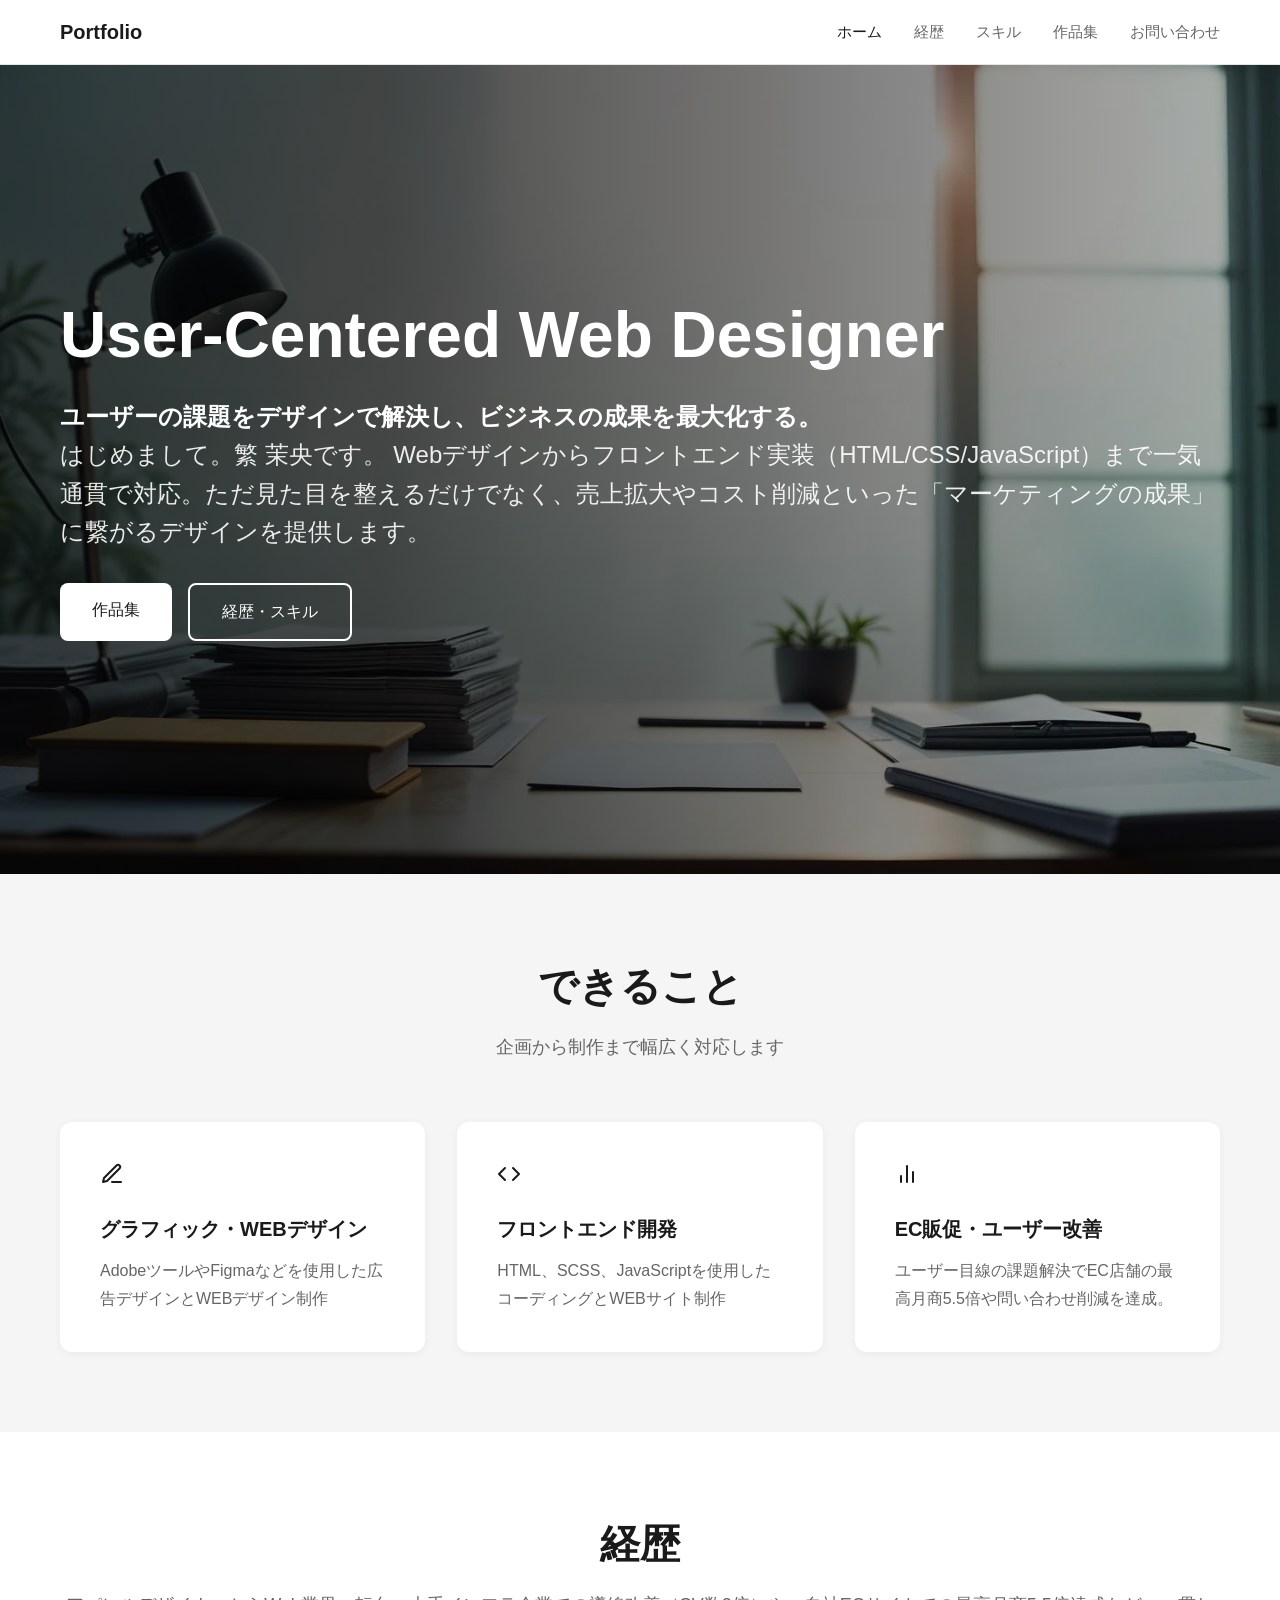
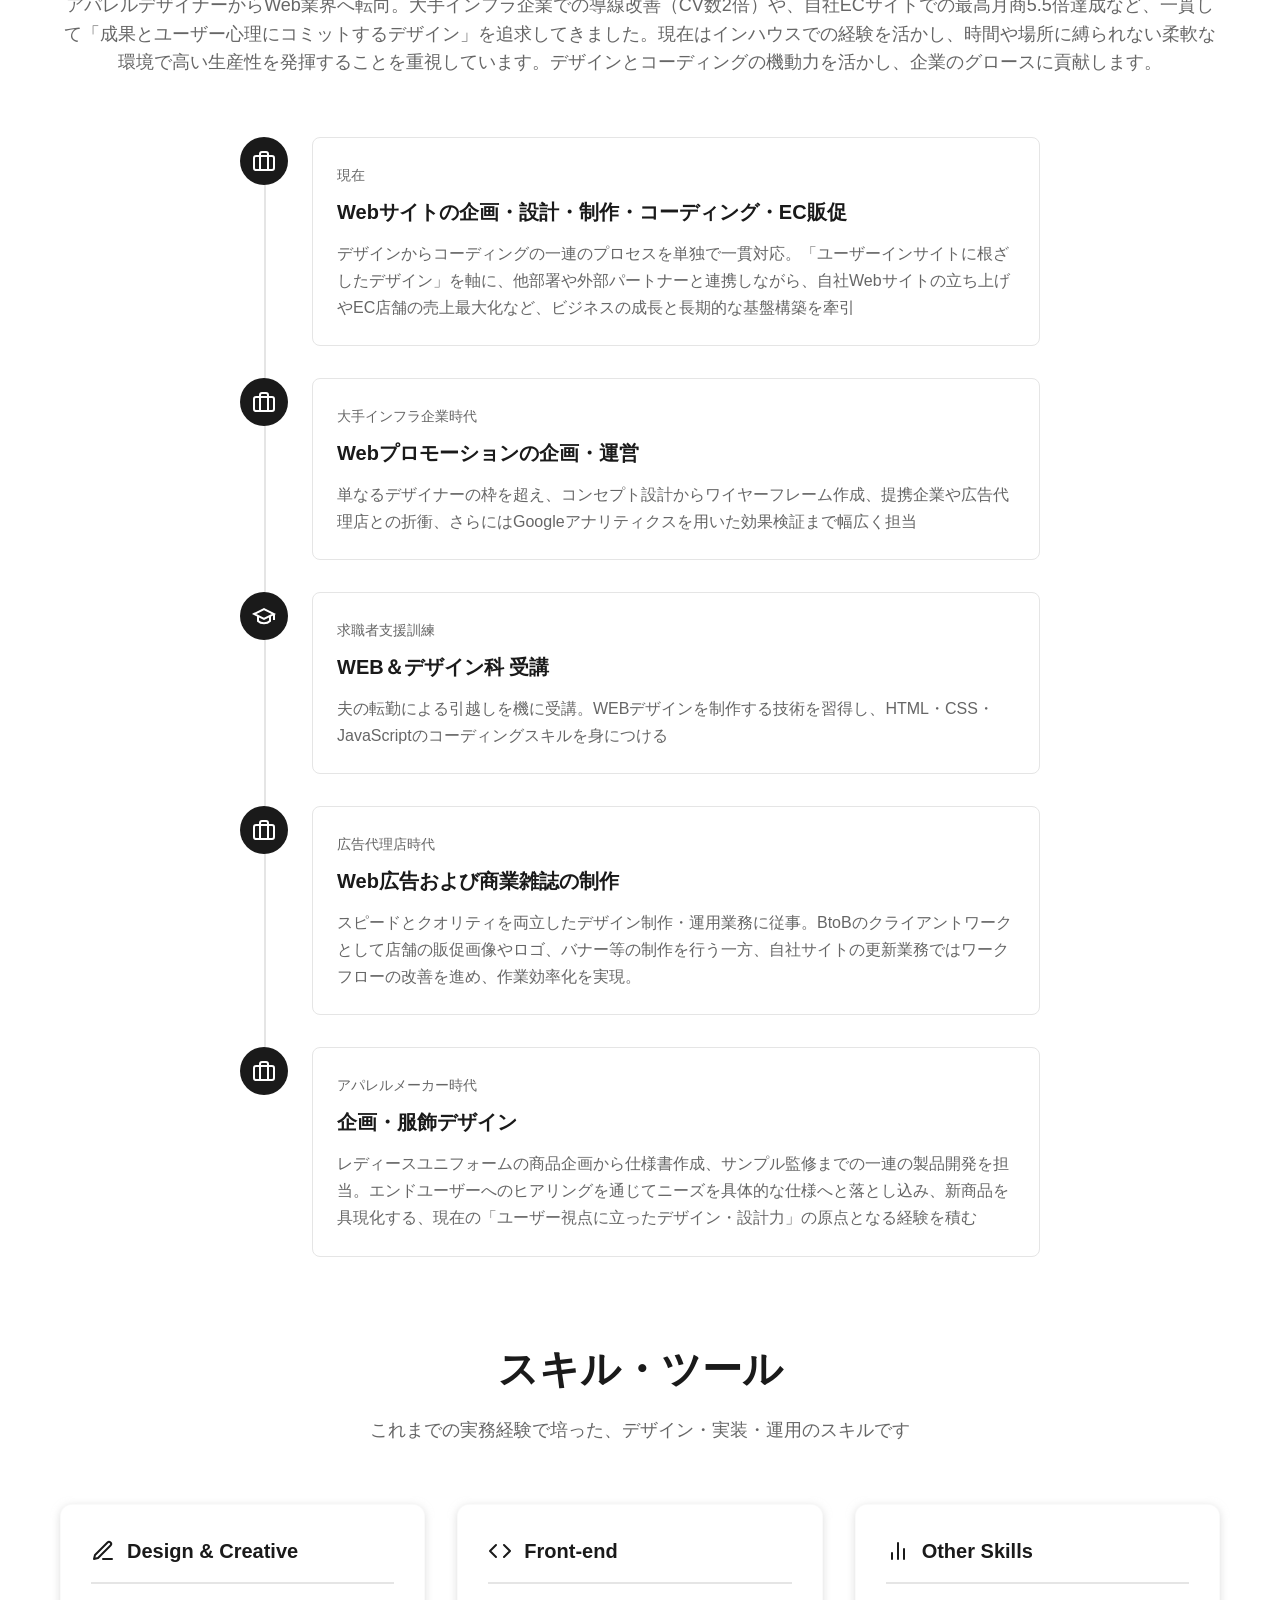
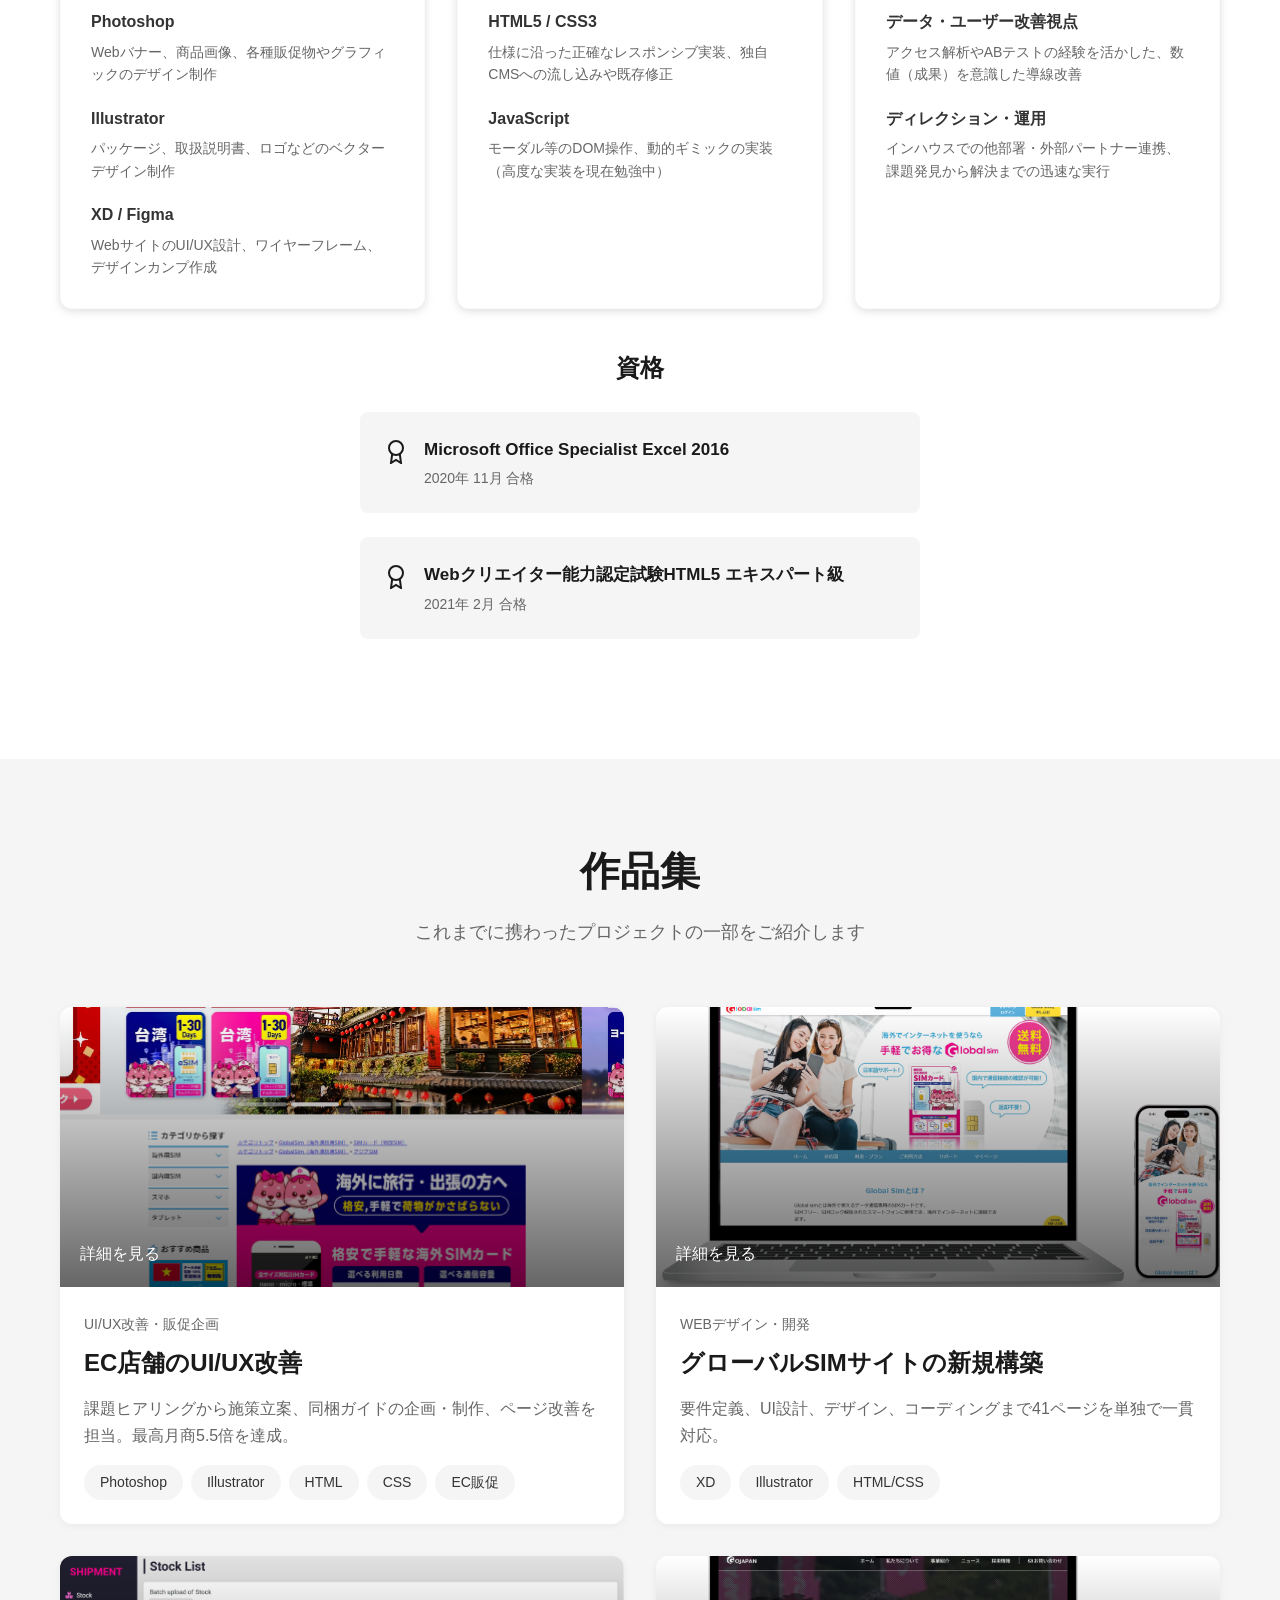
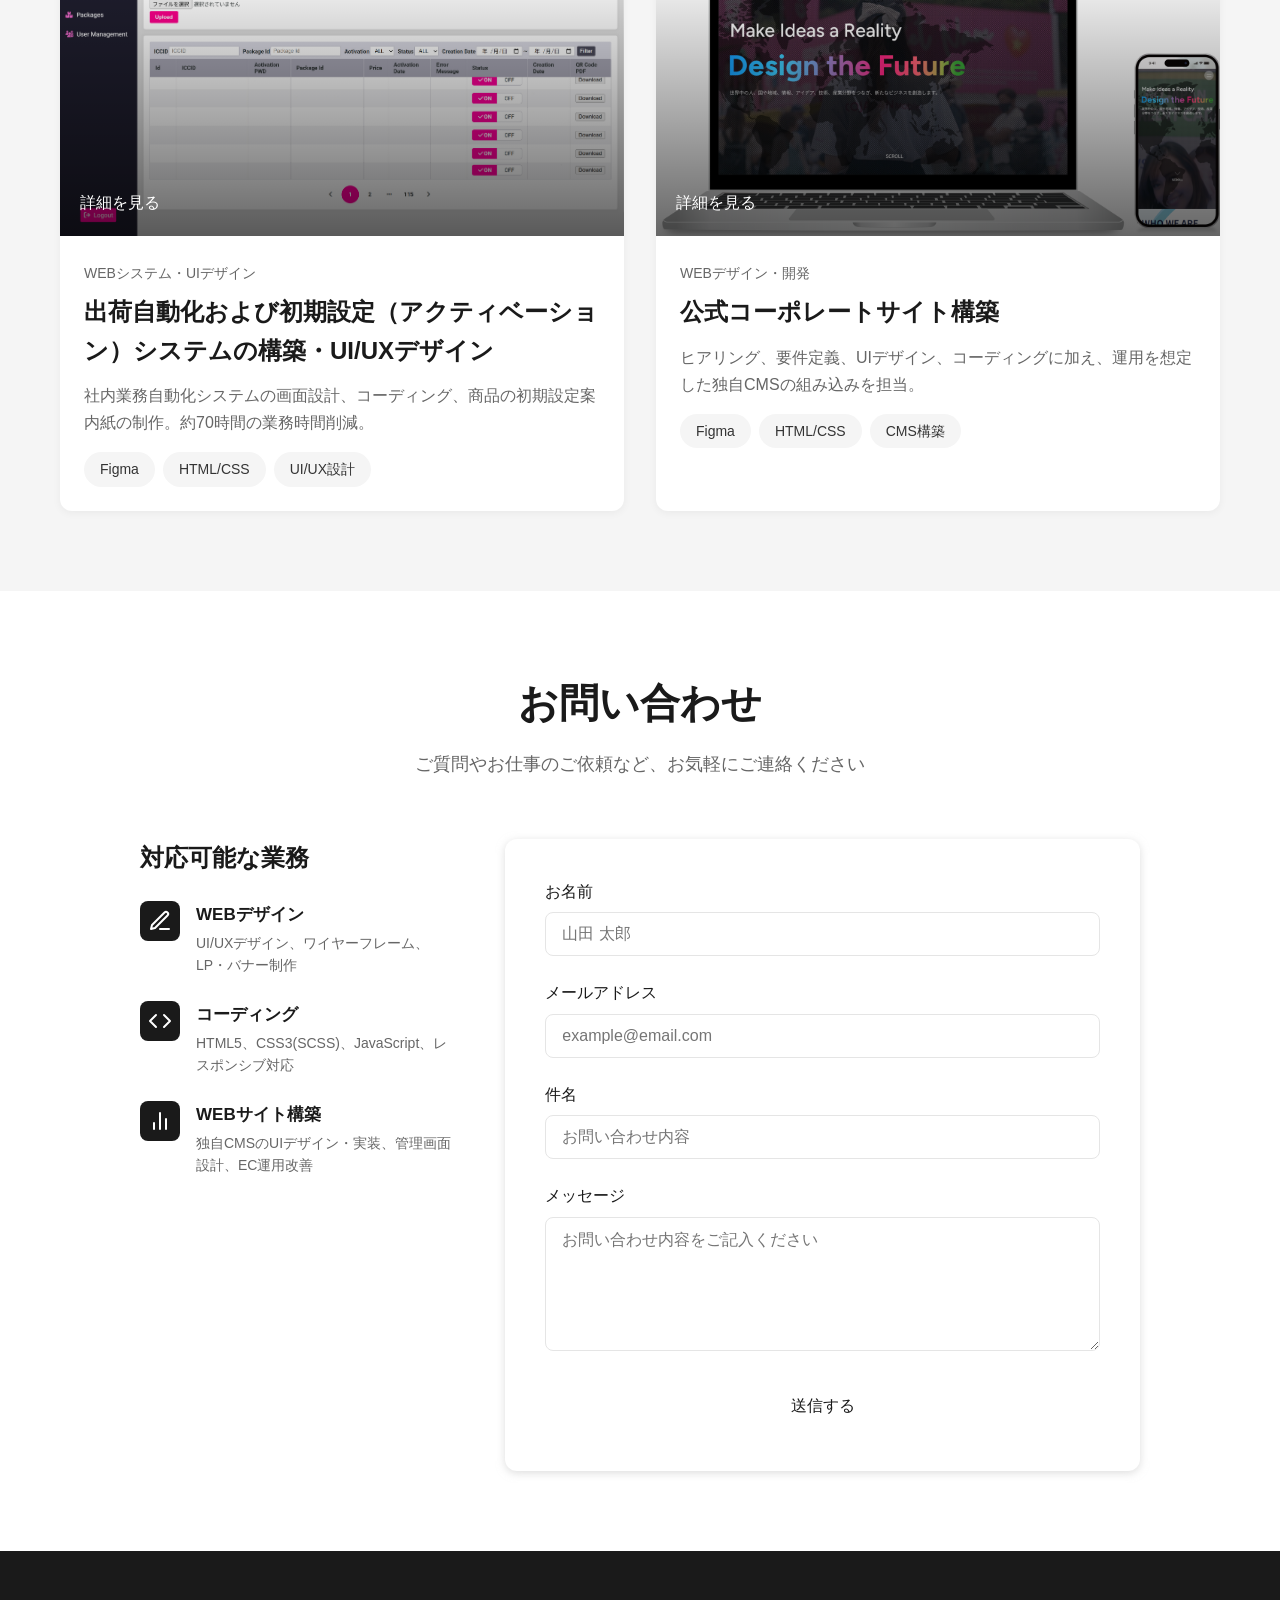
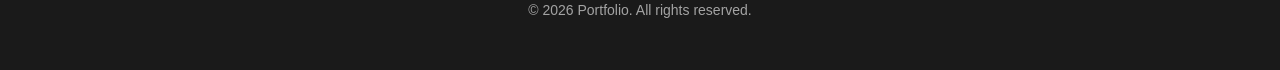
<file: index.html>
<!DOCTYPE html>
<html lang="ja">
<head>
    <meta charset="UTF-8">
    <meta name="viewport" content="width=device-width, initial-scale=1.0">
    <title>ポートフォリオサイト</title>
    <link rel="stylesheet" href="style.css">
    <link rel="icon" href="https://m1028aapgpg-art.github.io/portfolio-2026/images/icon/favicon.png">
</head>
<body>
    <header class="header" id="header">
        <nav class="nav container">
            <a href="#home" class="nav-logo">Portfolio</a>
            <div class="nav-menu" id="nav-menu">
                <ul class="nav-list">
                    <li class="nav-item"><a href="#home" class="nav-link">ホーム</a></li>
                    <li class="nav-item"><a href="#about" class="nav-link">経歴</a></li>
                    <li class="nav-item"><a href="#skills" class="nav-link">スキル</a></li>
                    <li class="nav-item"><a href="#portfolio" class="nav-link">作品集</a></li>
                    <li class="nav-item"><a href="#contact" class="nav-link">お問い合わせ</a></li>
                </ul>
            </div>
            <div class="nav-toggle" id="nav-toggle">
                <span></span>
                <span></span>
                <span></span>
            </div>
        </nav>
    </header>
    <main>
        <!-- ホームセクション -->
        <section class="home" id="home">
            <div class="home-overlay"></div>
            <div class="home-content container">
                <h1 class="home-title fade-in">User-Centered Web Designer</h1>
                <h2 class="home-subtitle fade-in">ユーザーの課題をデザインで解決し、ビジネスの成果を最大化する。</h2>
                <p class="home-description fade-in">
                    はじめまして。繁 茉央です。
                    Webデザインからフロントエンド実装（HTML/CSS/JavaScript）まで一気通貫で対応。ただ見た目を整えるだけでなく、売上拡大やコスト削減といった「マーケティングの成果」に繋がるデザインを提供します。
                </p>
                <div class="home-buttons fade-in">
                    <a href="#portfolio" class="btn btn-primary">作品集</a>
                    <a href="#about" class="btn btn-secondary">経歴・スキル</a>
                </div>
            </div>
        </section>

        <!-- できることセクション -->
        <section class="features section">
            <div class="container">
                <div class="section-header">
                    <h2 class="section-title">できること</h2>
                    <p class="section-description">企画から制作まで幅広く対応します</p>
                </div>
                <div class="features-grid">
                    <div class="feature-card">
                        <div class="feature-icon">
                            <svg xmlns="http://www.w3.org/2000/svg" width="24" height="24" viewBox="0 0 24 24" fill="none" stroke="currentColor" stroke-width="2" stroke-linecap="round" stroke-linejoin="round"><path d="M12 20h9"/><path d="M16.5 3.5a2.12 2.12 0 0 1 3 3L7 19l-4 1 1-4Z"/></svg>
                        </div>
                        <h3 class="feature-title">グラフィック・WEBデザイン</h3>
                        <p class="feature-description">AdobeツールやFigmaなどを使用した広告デザインとWEBデザイン制作</p>
                    </div>
                    <div class="feature-card">
                        <div class="feature-icon">
                            <svg xmlns="http://www.w3.org/2000/svg" width="24" height="24" viewBox="0 0 24 24" fill="none" stroke="currentColor" stroke-width="2" stroke-linecap="round" stroke-linejoin="round"><polyline points="16 18 22 12 16 6"/><polyline points="8 6 2 12 8 18"/></svg>
                        </div>
                        <h3 class="feature-title">フロントエンド開発</h3>
                        <p class="feature-description">HTML、SCSS、JavaScriptを使用したコーディングとWEBサイト制作</p>
                    </div>
                    <div class="feature-card">
                        <div class="feature-icon">
                            <svg xmlns="http://www.w3.org/2000/svg" width="24" height="24" viewBox="0 0 24 24" fill="none" stroke="currentColor" stroke-width="2" stroke-linecap="round" stroke-linejoin="round"><line x1="18" y1="20" x2="18" y2="10"/><line x1="12" y1="20" x2="12" y2="4"/><line x1="6" y1="20" x2="6" y2="14"/></svg>
                        </div>
                        <h3 class="feature-title">EC販促・ユーザー改善</h3>
                        <p class="feature-description">ユーザー目線の課題解決でEC店舗の最高月商5.5倍や問い合わせ削減を達成。</p>
                    </div>
                </div>
            </div>
        </section>

        <!-- 経歴セクション -->
        <section class="about section" id="about">
            <div class="container">
                <div class="section-header">
                    <h2 class="section-title">経歴</h2>
                    <p class="section-description">
                        アパレルデザイナーからWeb業界へ転向。大手インフラ企業での導線改善（CV数2倍）や、自社ECサイトでの最高月商5.5倍達成など、一貫して「成果とユーザー心理にコミットするデザイン」を追求してきました。現在はインハウスでの経験を活かし、時間や場所に縛られない柔軟な環境で高い生産性を発揮することを重視しています。デザインとコーディングの機動力を活かし、企業のグロースに貢献します。
                    </p>
                </div>
                <!-- 経歴タイムライン -->
                <div class="timeline">
                    <div class="timeline-item">
                        <div class="timeline-icon">
                            <svg xmlns="http://www.w3.org/2000/svg" width="24" height="24" viewBox="0 0 24 24" fill="none" stroke="currentColor" stroke-width="2">
                                <rect x="2" y="7" width="20" height="14" rx="2" ry="2"></rect>
                                <path d="M16 21V5a2 2 0 0 0-2-2h-4a2 2 0 0 0-2 2v16"></path>
                            </svg>
                        </div>
                        <div class="timeline-content">
                            <span class="timeline-period">現在</span>
                            <h3 class="timeline-title">Webサイトの企画・設計・制作・コーディング・EC販促</h3>
                            <p class="timeline-description">デザインからコーディングの一連のプロセスを単独で一貫対応。「ユーザーインサイトに根ざしたデザイン」を軸に、他部署や外部パートナーと連携しながら、自社Webサイトの立ち上げやEC店舗の売上最大化など、ビジネスの成長と長期的な基盤構築を牽引</p>
                        </div>
                    </div>
                    <div class="timeline-item">
                        <div class="timeline-icon">
                            <svg xmlns="http://www.w3.org/2000/svg" width="24" height="24" viewBox="0 0 24 24" fill="none" stroke="currentColor" stroke-width="2">
                                <rect x="2" y="7" width="20" height="14" rx="2" ry="2"></rect>
                                <path d="M16 21V5a2 2 0 0 0-2-2h-4a2 2 0 0 0-2 2v16"></path>
                            </svg>
                        </div>
                        <div class="timeline-content">
                            <span class="timeline-period">大手インフラ企業時代</span>
                            <h3 class="timeline-title">Webプロモーションの企画・運営</h3>
                            <p class="timeline-description">単なるデザイナーの枠を超え、コンセプト設計からワイヤーフレーム作成、提携企業や広告代理店との折衝、さらにはGoogleアナリティクスを用いた効果検証まで幅広く担当</p>
                        </div>
                    </div>
                    <div class="timeline-item">
                        <div class="timeline-icon">
                            <svg xmlns="http://www.w3.org/2000/svg" width="24" height="24" viewBox="0 0 24 24" fill="none" stroke="currentColor" stroke-width="2">
                                <path d="M22 10v6M2 10l10-5 10 5-10 5z"></path>
                                <path d="M6 12v5c3 3 9 3 12 0v-5"></path>
                            </svg>
                        </div>
                        <div class="timeline-content">
                            <span class="timeline-period">求職者支援訓練</span>
                            <h3 class="timeline-title">WEB＆デザイン科 受講</h3>
                            <p class="timeline-description">夫の転勤による引越しを機に受講。WEBデザインを制作する技術を習得し、HTML・CSS・JavaScriptのコーディングスキルを身につける</p>
                        </div>
                    </div>
                    <div class="timeline-item">
                        <div class="timeline-icon">
                            <svg xmlns="http://www.w3.org/2000/svg" width="24" height="24" viewBox="0 0 24 24" fill="none" stroke="currentColor" stroke-width="2">
                                <rect x="2" y="7" width="20" height="14" rx="2" ry="2"></rect>
                                <path d="M16 21V5a2 2 0 0 0-2-2h-4a2 2 0 0 0-2 2v16"></path>
                            </svg>
                        </div>
                        <div class="timeline-content">
                            <span class="timeline-period">広告代理店時代</span>
                            <h3 class="timeline-title">Web広告および商業雑誌の制作</h3>
                            <p class="timeline-description">スピードとクオリティを両立したデザイン制作・運用業務に従事。BtoBのクライアントワークとして店舗の販促画像やロゴ、バナー等の制作を行う一方、自社サイトの更新業務ではワークフローの改善を進め、作業効率化を実現。</p>
                        </div>
                    </div>
                    <div class="timeline-item">
                        <div class="timeline-icon">
                            <svg xmlns="http://www.w3.org/2000/svg" width="24" height="24" viewBox="0 0 24 24" fill="none" stroke="currentColor" stroke-width="2">
                                <rect x="2" y="7" width="20" height="14" rx="2" ry="2"></rect>
                                <path d="M16 21V5a2 2 0 0 0-2-2h-4a2 2 0 0 0-2 2v16"></path>
                            </svg>
                        </div>
                        <div class="timeline-content">
                            <span class="timeline-period">アパレルメーカー時代</span>
                            <h3 class="timeline-title">企画・服飾デザイン</h3>
                            <p class="timeline-description">レディースユニフォームの商品企画から仕様書作成、サンプル監修までの一連の製品開発を担当。エンドユーザーへのヒアリングを通じてニーズを具体的な仕様へと落とし込み、新商品を具現化する、現在の「ユーザー視点に立ったデザイン・設計力」の原点となる経験を積む</p>
                        </div>
                    </div>
                </div>

            </div>
        </section>
        <!-- スキルセクション -->
        <section class="skills section" id="skills">
        <div class="container">
            <div class="section-header">
                <h2 class="section-title">スキル・ツール</h2>
                <p class="section-description">これまでの実務経験で培った、デザイン・実装・運用のスキルです</p>
            </div>
            <div class="skills-grid">
            <div class="skill-card">
                <div class="card-header">
                <div class="card-icon">
                    <svg xmlns="http://www.w3.org/2000/svg" width="24" height="24" viewBox="0 0 24 24" fill="none" stroke="currentColor" stroke-width="2" stroke-linecap="round" stroke-linejoin="round"><path d="M12 20h9"/><path d="M16.5 3.5a2.12 2.12 0 0 1 3 3L7 19l-4 1 1-4Z"/></svg>
                </div>
                <h3 class="card-title">Design & Creative</h3>
                </div>
                <ul class="skill-list">
                <li class="skill-item">
                    <span class="skill-name">Photoshop</span>
                    <p class="skill-desc">Webバナー、商品画像、各種販促物やグラフィックのデザイン制作</p>
                </li>
                <li class="skill-item">
                    <span class="skill-name">Illustrator</span>
                    <p class="skill-desc">パッケージ、取扱説明書、ロゴなどのベクターデザイン制作</p>
                </li>
                <li class="skill-item">
                    <span class="skill-name">XD / Figma</span>
                    <p class="skill-desc">WebサイトのUI/UX設計、ワイヤーフレーム、デザインカンプ作成</p>
                </li>
                </ul>
            </div>

            <div class="skill-card">
                <div class="card-header">
                <div class="card-icon">
                    <svg xmlns="http://www.w3.org/2000/svg" width="24" height="24" viewBox="0 0 24 24" fill="none" stroke="currentColor" stroke-width="2" stroke-linecap="round" stroke-linejoin="round"><polyline points="16 18 22 12 16 6"/><polyline points="8 6 2 12 8 18"/></svg>
                </div>
                <h3 class="card-title">Front-end</h3>
                </div>
                <ul class="skill-list">
                <li class="skill-item">
                    <span class="skill-name">HTML5 / CSS3</span>
                    <p class="skill-desc">仕様に沿った正確なレスポンシブ実装、独自CMSへの流し込みや既存修正</p>
                </li>
                <li class="skill-item">
                    <span class="skill-name">JavaScript</span>
                    <p class="skill-desc">モーダル等のDOM操作、動的ギミックの実装（高度な実装を現在勉強中）</p>
                </li>
                </ul>
            </div>

            <div class="skill-card">
                <div class="card-header">
                <div class="card-icon">
                    <svg xmlns="http://www.w3.org/2000/svg" width="24" height="24" viewBox="0 0 24 24" fill="none" stroke="currentColor" stroke-width="2" stroke-linecap="round" stroke-linejoin="round"><line x1="18" y1="20" x2="18" y2="10"/><line x1="12" y1="20" x2="12" y2="4"/><line x1="6" y1="20" x2="6" y2="14"/></svg>
                </div>
                <h3 class="card-title">Other Skills</h3>
                </div>
                <ul class="skill-list">
                <li class="skill-item">
                    <span class="skill-name">データ・ユーザー改善視点</span>
                    <p class="skill-desc">アクセス解析やABテストの経験を活かした、数値（成果）を意識した導線改善</p>
                </li>
                <li class="skill-item">
                    <span class="skill-name">ディレクション・運用</span>
                    <p class="skill-desc">インハウスでの他部署・外部パートナー連携、課題発見から解決までの迅速な実行</p>
                </li>
                </ul>
            </div>
            </div>
        </div>
        <!-- 資格 -->
        <div class="certifications">
            <h4 class="certifications-title">資格</h4>
            <div class="certifications-grid">
                <div class="certification-item">
                    <svg xmlns="http://www.w3.org/2000/svg" width="24" height="24" viewBox="0 0 24 24" fill="none" stroke="currentColor" stroke-width="2">
                        <circle cx="12" cy="8" r="7"></circle>
                        <polyline points="8.21 13.89 7 23 12 20 17 23 15.79 13.88"></polyline>
                    </svg>
                    <div>
                        <h5>Microsoft Office Specialist Excel 2016</h5>
                        <p>2020年 11月 合格</p>
                    </div>
                </div>
                <div class="certification-item">
                    <svg xmlns="http://www.w3.org/2000/svg" width="24" height="24" viewBox="0 0 24 24" fill="none" stroke="currentColor" stroke-width="2">
                        <circle cx="12" cy="8" r="7"></circle>
                        <polyline points="8.21 13.89 7 23 12 20 17 23 15.79 13.88"></polyline>
                    </svg>
                    <div>
                        <h5>Webクリエイター能力認定試験HTML5 エキスパート級</h5>
                        <p>2021年 2月 合格</p>
                    </div>
                </div>
            </div>
        </div>
        </section>
        <!-- ポートフォリオセクション -->
        <section class="portfolio section" id="portfolio">
            <div class="container">
                <div class="section-header">
                    <h2 class="section-title">作品集</h2>
                    <p class="section-description">これまでに携わったプロジェクトの一部をご紹介します</p>
                </div>
                <div class="portfolio-grid">
                    <div class="portfolio-item" id="portfolio-modal-1">
                        <div class="portfolio-image">
                            <img src="images/works/1-2.png" alt="EC店舗のUI/UX改善">
                            <div class="portfolio-overlay">
                                <span>詳細を見る</span>
                            </div>
                        </div>
                        <div class="portfolio-content">
                            <span class="portfolio-category">UI/UX改善・販促企画</span>
                            <h3 class="portfolio-title">EC店舗のUI/UX改善</h3>
                            <p class="portfolio-description">課題ヒアリングから施策立案、同梱ガイドの企画・制作、ページ改善を担当。最高月商5.5倍を達成。</p>
                            <div class="portfolio-tags">
                                <span class="portfolio-tag">Photoshop</span>
                                <span class="portfolio-tag">Illustrator</span>
                                <span class="portfolio-tag">HTML</span>
                                <span class="portfolio-tag">CSS</span>
                                <span class="portfolio-tag">EC販促</span>
                            </div>
                        </div>
                    </div>
                    <div class="portfolio-item" id="portfolio-modal-2">
                        <div class="portfolio-image">
                            <img src="images/works/2.png" alt="グローバルSIMサイトの新規構築">
                            <div class="portfolio-overlay">
                                <span>詳細を見る</span>
                            </div>
                        </div>
                        <div class="portfolio-content">
                            <span class="portfolio-category">WEBデザイン・開発</span>
                            <h3 class="portfolio-title">グローバルSIMサイトの新規構築</h3>
                            <p class="portfolio-description">要件定義、UI設計、デザイン、コーディングまで41ページを単独で一貫対応。</p>
                            <div class="portfolio-tags">
                                <span class="portfolio-tag">XD</span>
                                <span class="portfolio-tag">Illustrator</span>
                                <span class="portfolio-tag">HTML/CSS</span>
                            </div>
                        </div>
                    </div>
                    <div class="portfolio-item" id="portfolio-modal-3">
                        <div class="portfolio-image">
                            <img src="images/works/3.jpg" alt="eSIM自動登録システムのUI改善">
                            <div class="portfolio-overlay">
                                <span>詳細を見る</span>
                            </div>
                        </div>
                        <div class="portfolio-content">
                            <span class="portfolio-category">WEBシステム・UIデザイン</span>
                            <h3 class="portfolio-title">出荷自動化および初期設定（アクティベーション）システムの構築・UI/UXデザイン</h3>
                            <p class="portfolio-description">社内業務自動化システムの画面設計、コーディング、商品の初期設定案内紙の制作。約70時間の業務時間削減。</p>
                            <div class="portfolio-tags">
                                <span class="portfolio-tag">Figma</span>
                                <span class="portfolio-tag">HTML/CSS</span>
                                <span class="portfolio-tag">UI/UX設計</span>
                            </div>
                        </div>
                    </div>
                    <div class="portfolio-item" id="portfolio-modal-4">
                        <div class="portfolio-image">
                            <img src="images/works/4.png" alt="企業の信頼性を高めるコーポレートサイト構築">
                            <div class="portfolio-overlay">
                                <span>詳細を見る</span>
                            </div>
                        </div>
                        <div class="portfolio-content">
                            <span class="portfolio-category">WEBデザイン・開発</span>
                            <h3 class="portfolio-title">公式コーポレートサイト構築</h3>
                            <p class="portfolio-description">ヒアリング、要件定義、UIデザイン、コーディングに加え、運用を想定した独自CMSの組み込みを担当。</p>
                            <div class="portfolio-tags">
                                <span class="portfolio-tag">Figma</span>
                                <span class="portfolio-tag">HTML/CSS</span>
                                <span class="portfolio-tag">CMS構築</span>
                            </div>
                        </div>
                    </div>
                </div>
            </div>
        </section>
        <!--modal-section-->
        <dialog id="modal-container" class="modal-container">
            <div class="modal-area">
                <button id="close-btn" aria-label="閉じる">×</button>
                <div id="modal-content">
                    </div>
            </div>
        </dialog>
        <!-- お問い合わせセクション -->
        <section class="contact section" id="contact">
            <div class="container">
                <div class="section-header">
                    <h2 class="section-title">お問い合わせ</h2>
                    <p class="section-description">ご質問やお仕事のご依頼など、お気軽にご連絡ください</p>
                </div>
                <div class="contact-wrapper">
                    <div class="contact-info">
                        <h3 class="contact-info-title">対応可能な業務</h3>
                        <div class="contact-service">
                            <div class="contact-service-icon">
                                <svg xmlns="http://www.w3.org/2000/svg" width="24" height="24" viewBox="0 0 24 24" fill="none" stroke="currentColor" stroke-width="2" stroke-linecap="round" stroke-linejoin="round"><path d="M12 20h9"/><path d="M16.5 3.5a2.12 2.12 0 0 1 3 3L7 19l-4 1 1-4Z"/></svg>
                            </div>
                            <div>
                                <h4>WEBデザイン</h4>
                                <p>UI/UXデザイン、ワイヤーフレーム、LP・バナー制作</p>
                            </div>
                        </div>
                        <div class="contact-service">
                            <div class="contact-service-icon">
                                <svg xmlns="http://www.w3.org/2000/svg" width="24" height="24" viewBox="0 0 24 24" fill="none" stroke="currentColor" stroke-width="2" stroke-linecap="round" stroke-linejoin="round"><polyline points="16 18 22 12 16 6"/><polyline points="8 6 2 12 8 18"/></svg>
                            </div>
                            <div>
                                <h4>コーディング</h4>
                                <p>HTML5、CSS3(SCSS)、JavaScript、レスポンシブ対応</p>
                            </div>
                        </div>
                        <div class="contact-service">
                            <div class="contact-service-icon">
                                <svg xmlns="http://www.w3.org/2000/svg" width="24" height="24" viewBox="0 0 24 24" fill="none" stroke="currentColor" stroke-width="2" stroke-linecap="round" stroke-linejoin="round"><line x1="18" y1="20" x2="18" y2="10"/><line x1="12" y1="20" x2="12" y2="4"/><line x1="6" y1="20" x2="6" y2="14"/></svg>
                            </div>
                            <div>
                                <h4>WEBサイト構築</h4>
                                <p>独自CMSのUIデザイン・実装、管理画面設計、EC運用改善</p>
                            </div>
                        </div>
                    </div>
                    <div class="contact-form-wrapper">
                        <form class="contact-form" id="contact-form" action="https://formspree.io/f/maqzqlrp" method="POST">
                            <div class="form-group">
                                <label for="name">お名前</label>
                                <input type="text" id="name" name="name" required placeholder="山田 太郎">
                            </div>
                            <div class="form-group">
                                <label for="email">メールアドレス</label>
                                <input type="email" id="email" name="email" required placeholder="example@email.com">
                            </div>
                            <div class="form-group">
                                <label for="subject">件名</label>
                                <input type="text" id="subject" name="subject" required placeholder="お問い合わせ内容">
                            </div>
                            <div class="form-group">
                                <label for="message">メッセージ</label>
                                <textarea id="message" name="message" rows="6" required placeholder="お問い合わせ内容をご記入ください"></textarea>
                            </div>
                            <button type="submit" class="btn btn-primary btn-full">送信する</button>
                        </form>
                    </div>
                </div>
            </div>
        </section>
    </main>
    <!-- フッター -->
    <footer class="footer">
        <div class="container">
            <p class="footer-text">© 2026 Portfolio. All rights reserved.</p>
        </div>
    </footer>

    <script src="script.js"></script>
    <script src="modal.js"></script>
</body>
</html>
</file>
<file: style.css>
* {
    margin: 0;
    padding: 0;
    box-sizing: border-box;
}

:root {
    --primary-color: #1a1a1a;
    --secondary-color: #f5f5f5;
    --text-color: #333;
    --text-light: #666;
    --border-color: #e5e5e5;
    --white: #ffffff;
    --transition: all 0.3s ease;
}

html {
    scroll-behavior: smooth;
}

body {
    font-family: -apple-system, BlinkMacSystemFont, 'Segoe UI', 'Roboto', 'Helvetica Neue', Arial, sans-serif;
    font-size: 16px;
    line-height: 1.6;
    color: var(--text-color);
    background-color: var(--white);
}

.container {
    max-width: 1200px;
    margin: 0 auto;
    padding: 0 20px;
}

.section {
    padding: 80px 0;
}

.section-header {
    text-align: center;
    margin-bottom: 60px;
}

.section-title {
    font-size: 2.5rem;
    font-weight: 700;
    color: var(--primary-color);
    margin-bottom: 15px;
}

.section-description {
    font-size: 1.125rem;
    color: var(--text-light);
}

/* ===== ボタン ===== */
.btn {
    display: inline-block;
    padding: 14px 32px;
    border-radius: 8px;
    text-decoration: none;
    font-weight: 500;
    transition: var(--transition);
    cursor: pointer;
    border: none;
    font-size: 1rem;
}

.btn-primary {
    background-color: var(--white);
    color: var(--primary-color);
}

.btn-primary:hover {
    background-color: var(--secondary-color);
    transform: translateY(-2px);
}

.btn-secondary {
    background-color: transparent;
    color: var(--white);
    border: 2px solid var(--white);
}

.btn-secondary:hover {
    background-color: rgba(255, 255, 255, 0.1);
}

.btn-full {
    width: 100%;
}

/* ===== ヘッダー ===== */
.header {
    position: fixed;
    top: 0;
    left: 0;
    right: 0;
    background-color: rgba(255, 255, 255, 0.95);
    backdrop-filter: blur(10px);
    border-bottom: 1px solid var(--border-color);
    z-index: 1000;
}

.nav {
    display: flex;
    justify-content: space-between;
    align-items: center;
    height: 64px;
}

.nav-logo {
    font-size: 1.25rem;
    font-weight: 600;
    color: var(--primary-color);
    text-decoration: none;
}

.nav-list {
    display: flex;
    list-style: none;
    gap: 32px;
}

.nav-link {
    color: var(--text-light);
    text-decoration: none;
    font-size: 0.9375rem;
    transition: var(--transition);
}

.nav-link:hover,
.nav-link.active {
    color: var(--primary-color);
    font-weight: 500;
}

.nav-toggle {
    display: none;
    flex-direction: column;
    gap: 6px;
    cursor: pointer;
}

.nav-toggle span {
    width: 24px;
    height: 2px;
    background-color: var(--primary-color);
    transition: var(--transition);
}

/* ===== ホームセクション ===== */
.home {
    position: relative;
    height: 90vh;
    display: flex;
    align-items: center;
    justify-content: center;
    background: linear-gradient(135deg, #1a1a1a 0%, #2d2d2d 100%);
    background-image: url('images/home-bg.webp');
    background-size: cover;
    background-position: center;
    margin-top: 64px;
}

.home-overlay {
    position: absolute;
    inset: 0;
    background: linear-gradient(to right, rgba(0, 0, 0, 0.7) 30%, rgba(0, 0, 0, 0.3));
}

.home-content {
    position: relative;
    z-index: 10;
    color: var(--white);
    text-align: left;
}

.home-title {
    font-size: 4rem;
    font-weight: 700;
    margin-bottom: 24px;
    line-height: 1.2;
}

.home-description {
    font-size: 1.5rem;
    margin-bottom: 32px;
    color: rgba(255, 255, 255, 0.9);
}

.home-buttons {
    display: flex;
    gap: 16px;
    flex-wrap: wrap;
}

/* ===== できることセクション ===== */
.features {
    background-color: var(--secondary-color);
}

.features-grid {
    display: grid;
    grid-template-columns: repeat(auto-fit, minmax(300px, 1fr));
    gap: 32px;
}

.feature-card {
    background-color: var(--white);
    padding: 40px;
    border-radius: 12px;
    box-shadow: 0 2px 8px rgba(0, 0, 0, 0.05);
    transition: var(--transition);
}

.feature-icon {
    color: var(--primary-color);
    margin-bottom: 20px;
}

.feature-title {
    font-size: 1.25rem;
    font-weight: 600;
    margin-bottom: 12px;
    color: var(--primary-color);
}

.feature-description {
    color: var(--text-light);
    line-height: 1.7;
}

/* ===== 経歴タイムライン ===== */
.about {
    background-color: var(--white);
    padding: 80px 0 0 0;
}

.timeline {
    max-width: 800px;
    margin: 0 auto;
    position: relative;
}

.timeline-item {
    display: flex;
    gap: 24px;
    margin-bottom: 32px;
    position: relative;
}

.timeline-item:last-child {
    margin-bottom: 0
}

.timeline-item:not(:last-child)::after {
    content: '';
    position: absolute;
    left: 24px;
    top: 48px;
    bottom: -32px;
    width: 2px;
    background-color: var(--border-color);
}

.timeline-icon {
    width: 48px;
    height: 48px;
    background-color: var(--primary-color);
    color: var(--white);
    border-radius: 50%;
    display: flex;
    align-items: center;
    justify-content: center;
    flex-shrink: 0;
    z-index: 1;
}

.timeline-content {
    flex: 1;
    background-color: var(--white);
    padding: 24px;
    border-radius: 8px;
    border: 1px solid var(--border-color);
    transition: var(--transition);
}

.timeline-period {
    font-size: 0.875rem;
    color: var(--text-light);
    font-weight: 500;
}

.timeline-title {
    font-size: 1.25rem;
    font-weight: 600;
    margin: 8px 0 12px;
    color: var(--primary-color);
}

.timeline-description {
    color: var(--text-light);
    line-height: 1.7;
}

/*====スキル====*/
.skills {
  background-color: var(--white);
}
.skills-grid {
  display: grid;
  grid-template-columns: repeat(auto-fit, minmax(300px, 1fr));
  gap: 32px;
  align-items: stretch;
}

.skill-card {
  background-color: var(--white);
  border-radius: 12px;
  padding: 30px;
  box-shadow: 0 2px 8px rgb(194 194 194 / 56%);
  border: 1px solid rgba(0, 0, 0, 0.02);
  transition: var(--transition), box-shadow 0.3s ease;
}

.card-header {
  display: flex;
  align-items: center;
  margin-bottom: 25px;
  border-bottom: 2px solid var(--border-color);
  padding-bottom: 15px;
}

.card-icon {
  color: var(--primary-color);
  margin-right: 12px;
  display: flex;
  align-items: center;
}

.card-title {
  font-size: 1.25rem;
  font-weight: 700;
  color: var(--primary-color);
  margin: 0;
}

/* スキルリストの項目 */
.skill-list {
  list-style: none;
  padding: 0;
  margin: 0;
}

.skill-item {
  margin-bottom: 20px;
}

.skill-item:last-child {
  margin-bottom: 0;
}

/* ツール・スキル名 */
.skill-name {
  display: inline-block;
  font-size: 1rem;
  font-weight: 700;
  color: var(--text-color);
  margin-bottom: 6px;
  position: relative;
}

/* ツールの説明文 */
.skill-desc {
  font-size: 0.875rem;
  color: var(--text-light);
  line-height: 1.6;
  margin: 0;
}
/* ===== 資格 ===== */
.certifications {
    max-width: 600px;
    margin: 40px auto;
}

.certifications-title {
    font-size: 1.5rem;
    font-weight: 600;
    color: var(--primary-color);
    margin-bottom: 24px;
    text-align: center;
}
.certifications-grid {
    display: grid;
    grid-template-columns: repeat(auto-fit, minmax(300px, 1fr));
    gap: 24px;
    padding: 0 20px;
}
.certification-item {
    display: flex;
    align-items: flex-start;
    gap: 16px;
    background-color: var(--secondary-color);
    padding: 24px;
    border-radius: 8px;
}

.certification-item svg {
    color: var(--primary-color);
    flex-shrink: 0;
    margin-top: 4px;
}

.certification-item h5 {
    font-size: 1.0625rem;
    font-weight: 600;
    color: var(--primary-color);
    margin-bottom: 4px;
}

.certification-item p {
    font-size: 0.875rem;
    color: var(--text-light);
}

/* ===== ポートフォリオセクション ===== */
.portfolio {
    background-color: var(--secondary-color);
}

.portfolio-grid {
    display: grid;
    grid-template-columns: repeat(auto-fit, minmax(500px, 1fr));
    gap: 32px;
}

.portfolio-item {
    background-color: var(--white);
    border-radius: 12px;
    overflow: hidden;
    box-shadow: 0 2px 8px rgba(0, 0, 0, 0.05);
    transition: var(--transition);
    cursor: pointer;
}

.portfolio-item:hover {
    box-shadow: 0 12px 32px rgba(0, 0, 0, 0.15);
}

.portfolio-image {
    position: relative;
    height: 280px;
    overflow: hidden;
}

.portfolio-image img {
    width: 100%;
    height: 100%;
    object-fit: cover;
    transition: transform 0.5s ease;
}

.portfolio-item:hover .portfolio-image img {
    transform: scale(1.05);
}

.portfolio-overlay {
    position: absolute;
    inset: 0;
    background: linear-gradient(to top, rgba(0, 0, 0, 0.6), transparent);
    display: flex;
    align-items: flex-end;
    justify-content: flex-start;
    padding: 20px;
    opacity: 1;
    transition: var(--transition);
}

.portfolio-overlay span {
    color: var(--white);
    font-weight: 500;
}

.portfolio-content {
    padding: 24px;
}

.portfolio-category {
    font-size: 0.875rem;
    color: var(--text-light);
    font-weight: 500;
}

.portfolio-title {
    font-size: 1.5rem;
    font-weight: 600;
    color: var(--primary-color);
    margin: 8px 0 12px;
}

.portfolio-description {
    color: var(--text-light);
    line-height: 1.7;
    margin-bottom: 16px;
}

.portfolio-tags {
    display: flex;
    flex-wrap: wrap;
    gap: 8px;
}

.portfolio-tag {
    display: inline-block;
    padding: 6px 16px;
    background-color: var(--secondary-color);
    color: var(--text-color);
    border-radius: 20px;
    font-size: 0.875rem;
}

/* ==========================================
   モーダルコンテナ（dialog要素）
========================================== */
.modal-container {
    width: 90%;
    max-width: 800px;
    max-height: 97svh;
    margin: 10px auto;
    border: none;
    border-radius: 12px;
    padding: 0;
    box-shadow: 0 20px 40px rgba(0, 0, 0, 0.15);
    background-color: #ffffff;
    overflow: hidden !important;
}

/* 開いたときのアニメーション */
.modal-container[open] {
    animation: fadeIn 200ms ease-out forwards;
}

/* 背景（backdrop）のスタイリング */
.modal-container::backdrop {
    background: rgba(0, 0, 0, 0.6);
    backdrop-filter: blur(4px);
}

.modal-container h2 {
    margin-bottom: .5em;
}

@keyframes fadeIn {
    from {
        opacity: 0;
        transform: scale(0.95) translateY(10px);
    }
    to {
        opacity: 1;
        transform: scale(1) translateY(0);
    }
}

/* ==========================================
   内部コンテンツのレイアウト
========================================== */
#modal-content {
    padding: 40px;
    overflow-y: auto;
    max-height: 97svh;
}

.work-image {
    width: 100%;
    height: auto;
    margin: 20px 0;
}
.work-image img {
    width: 100%;
    height: auto;
}
.modal-container p {
    margin-bottom: 1em;
}
.modal-container .site-link {
    margin-bottom: 2em;
    text-align: center;
}
.modal-container .image-caption {
    text-align: center;
    margin-top: 10px;
    color: #666;
    font-size: 0.9rem;
}
/* ==========================================
   閉じるボタン
========================================== */
#close-btn {
    position: absolute;
    top: 20px;
    right: 20px;
    z-index: 10;
    background: rgba(255, 255, 255, 0.9);
    border: 1px solid #e0e0e0;
    border-radius: 50%;
    width: 40px;
    height: 40px;
    cursor: pointer;
    display: flex;
    align-items: center;
    justify-content: center;
    font-size: 1.2rem; /* ×ボタンが見えやすいサイズ */
    font-weight: bold;
    color: #666666;
    transition: all 0.2s ease;
    box-shadow: 0 2px 8px rgba(0,0,0,0.05);
}

#close-btn:hover {
    background-color: #f5f5f5;
    color: #333333;
    border-color: #cccccc;
    transform: scale(1.05);
}

/* ===== お問い合わせセクション ===== */
.contact {
    background-color: var(--white);
}

.contact-wrapper {
    display: grid;
    grid-template-columns: 1fr 2fr;
    gap: 48px;
    max-width: 1000px;
    margin: 0 auto;
}

.contact-info-title {
    font-size: 1.5rem;
    font-weight: 600;
    color: var(--primary-color);
    margin-bottom: 24px;
}

.contact-service {
    display: flex;
    align-items: flex-start;
    gap: 16px;
    margin-bottom: 24px;
}

.contact-service-icon {
    width: 40px;
    height: 40px;
    background-color: var(--primary-color);
    color: var(--white);
    border-radius: 8px;
    display: flex;
    align-items: center;
    justify-content: center;
    flex-shrink: 0;
}

.contact-service h4 {
    font-size: 1.0625rem;
    font-weight: 600;
    color: var(--primary-color);
    margin-bottom: 4px;
}

.contact-service p {
    font-size: 0.875rem;
    color: var(--text-light);
}

.contact-form-wrapper {
    background-color: var(--white);
    padding: 40px;
    border-radius: 12px;
    box-shadow: 0 2px 8px rgb(194 194 194 / 56%);
}

.form-group {
    margin-bottom: 24px;
}

.form-group label {
    display: block;
    font-weight: 500;
    color: var(--primary-color);
    margin-bottom: 8px;
}

.form-group input,
.form-group textarea {
    width: 100%;
    padding: 12px 16px;
    border: 1px solid var(--border-color);
    border-radius: 8px;
    font-size: 1rem;
    font-family: inherit;
    transition: var(--transition);
}

.form-group input:focus,
.form-group textarea:focus {
    outline: none;
    border-color: var(--primary-color);
    box-shadow: 0 0 0 3px rgba(26, 26, 26, 0.1);
}

.form-group textarea {
    resize: vertical;
}

.form-note {
    text-align: center;
    font-size: 0.875rem;
    color: var(--text-light);
    margin-top: 16px;
}

/* ===== フッター ===== */
.footer {
    background-color: var(--primary-color);
    color: var(--white);
    padding: 48px 0;
    text-align: center;
}

.footer-text {
    font-size: 0.875rem;
    color: rgba(255, 255, 255, 0.6);
}

/* ===== アニメーション ===== */
@keyframes fadeIn {
    from {
        opacity: 0;
        transform: translateY(20px);
    }
    to {
        opacity: 1;
        transform: translateY(0);
    }
}

.fade-in {
    animation: fadeIn 0.8s ease-out forwards;
}

.fade-in:nth-child(2) {
    animation-delay: 0.2s;
}

.fade-in:nth-child(3) {
    animation-delay: 0.4s;
}

/* ===== レスポンシブ ===== */
@media (max-width: 968px) {
    .portfolio-grid {
        grid-template-columns: 1fr;
    }

    .contact-wrapper {
        grid-template-columns: 1fr;
    }

}

@media (max-width: 768px) {
    .nav-menu {
        position: fixed;
        top: 64px;
        left: -100%;
        width: 100%;
        background-color: var(--white);
        padding: 32px 20px;
        transition: var(--transition);
        box-shadow: 0 4px 12px rgba(0, 0, 0, 0.1);
    }

    .nav-menu.show {
        left: 0;
    }

    .nav-list {
        flex-direction: column;
        gap: 16px;
    }

    .nav-toggle {
        display: flex;
    }

    .home-title {
        font-size: 2.5rem;
    }

    .home-description {
        font-size: 1.125rem;
    }

    .home-buttons {
        flex-direction: column;
    }

    .section-title {
        font-size: 2rem;
    }

    .features-grid {
        grid-template-columns: 1fr;
    }

    .portfolio-grid {
        grid-template-columns: 1fr;
    }

    .skills-grid {
        grid-template-columns: 1fr;
    }
    .modal-container {
        width: 95%;
        max-height: 90vh;
    }

    #modal-content {
        padding: 30px 20px 20px 20px;
    }

    #close-btn {
        top: 10px;
        right: 10px;
        width: 36px;
        height: 36px;
        font-size: 1rem;
    }
}

@media (max-width: 480px) {
    .home-title {
        font-size: 2rem;
    }

    .section-title {
        font-size: 1.75rem;
    }

    .skill-card {
        padding: 20px;
    }

    .contact-form-wrapper {
        padding: 24px;
    }
}
</file>
